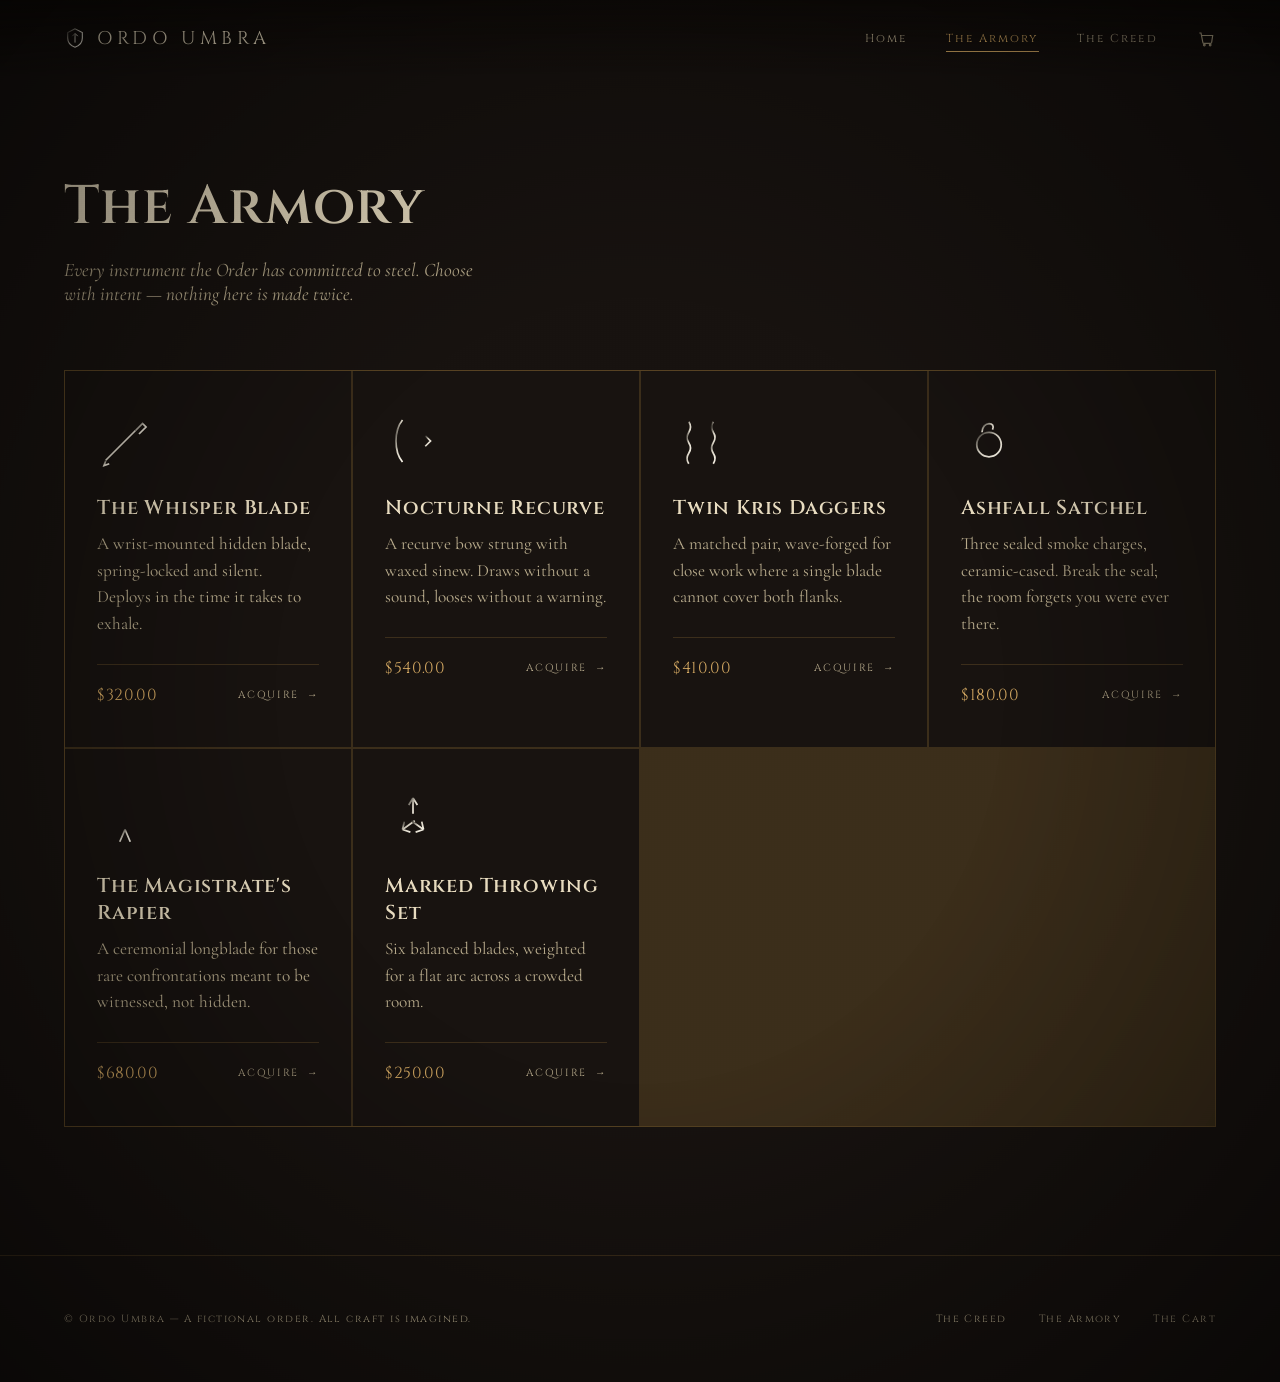
<file: armory.html>
<!DOCTYPE html>
<html lang="en">
<head>
<meta charset="UTF-8">
<meta name="viewport" content="width=device-width, initial-scale=1.0">
<title>The Armory — Ordo Umbra</title>
<link rel="preconnect" href="https://fonts.googleapis.com">
<link href="https://fonts.googleapis.com/css2?family=Cinzel:wght@400;500;600;700&family=Cormorant+Garamond:ital,wght@0,400;0,500;0,600;1,400&display=swap" rel="stylesheet">
<link rel="stylesheet" href="assets/css/style.css">
</head>
<body>

<svg width="0" height="0" style="position:absolute" aria-hidden="true">
  <defs>
    <linearGradient id="bladeGrad" x1="0" y1="0" x2="1" y2="1">
      <stop offset="0%" stop-color="#2a2620"/>
      <stop offset="45%" stop-color="#d8d2c4"/>
      <stop offset="100%" stop-color="#fdf8ec"/>
    </linearGradient>
  </defs>
</svg>

<div id="assassin-cursor">
  <svg width="64" height="64" viewBox="0 0 64 64">
    <defs>
      <linearGradient id="cursorBladeGrad" x1="0" y1="1" x2="1" y2="0">
        <stop offset="0%" stop-color="#2a2620"/>
        <stop offset="45%" stop-color="#d8d2c4"/>
        <stop offset="100%" stop-color="#fdf8ec"/>
      </linearGradient>
      <linearGradient id="cursorSkinGrad" x1="0" y1="0" x2="0" y2="1">
        <stop offset="0%" stop-color="#dcc7a4"/>
        <stop offset="100%" stop-color="#a98a63"/>
      </linearGradient>
    </defs>
    <g class="hand-grip">
      <rect x="22" y="30" width="16" height="30" rx="4" fill="#3a281c" stroke="#181008" stroke-width="1"/>
      <rect x="21" y="35" width="18" height="3" fill="#a9803f"/>
      <rect x="21" y="46" width="18" height="3" fill="#a9803f"/>
      <path d="M22 30 C18 27 16 22 18 17 C19 14 22 13 23 16 C23 12 26 10 28 13 C28 10 31 9 32 12 C33 10 36 11 35 14 C38 15 38 19 36 22 L30 30 Z"
            fill="url(#cursorSkinGrad)" stroke="#181008" stroke-width="1"/>
    </g>
    <g class="blade">
      <path d="M30 26 L58 6 L54 4 L28 22 Z" fill="url(#cursorBladeGrad)" stroke="#181008" stroke-width="0.8"/>
      <line class="glint" x1="33" y1="22" x2="53" y2="8" stroke="#fdf8ec" stroke-width="1"/>
    </g>
  </svg>
</div>

<nav>
  <div class="brand">
    <svg viewBox="0 0 24 24" fill="none"><path d="M12 2L4 6v6c0 5 3.5 8.5 8 10 4.5-1.5 8-5 8-10V6l-8-4z" stroke="url(#bladeGrad)" stroke-width="1.2" fill="none"/><path d="M12 7v10M9 10l3-3 3 3" stroke="url(#bladeGrad)" stroke-width="1" fill="none"/></svg>
    ORDO&nbsp;UMBRA
  </div>
  <div class="navlinks">
    <a href="index.html">Home</a>
    <a href="armory.html" class="active">The Armory</a>
    <a href="index.html#creed">The Creed</a>
    <a href="cart.html" class="cart-link" aria-label="Cart">
      <svg viewBox="0 0 24 24" fill="none" stroke="currentColor" stroke-width="1.4"><path d="M4 6h2l2.2 11.2a1.5 1.5 0 0 0 1.5 1.3h7.6a1.5 1.5 0 0 0 1.5-1.2L20 9H7"/><circle cx="10" cy="20.5" r="1"/><circle cx="17" cy="20.5" r="1"/></svg>
      <span class="cart-badge">0</span>
    </a>
  </div>
</nav>

<div class="page-header">
  <h1 class="reveal">The Armory</h1>
  <p class="reveal">Every instrument the Order has committed to steel. Choose with intent — nothing here is made twice.</p>
</div>

<section style="padding-top:0;">
  <div class="armory-grid" id="armory-grid"></div>
</section>

<footer>
  <div>© Ordo Umbra — A fictional order. All craft is imagined.</div>
  <div class="foot-links">
    <a href="index.html#creed">The Creed</a>
    <a href="armory.html">The Armory</a>
    <a href="cart.html">The Cart</a>
  </div>
</footer>

<script src="assets/data/products.js"></script>
<script src="assets/js/cart.js"></script>
<script>
document.getElementById('armory-grid').innerHTML = ORDO_PRODUCTS.map((it,i) => `
  <div class="item-card reveal reveal-stagger" style="--i:${i % 6}">
    <div class="item-glow"></div>
    <a class="item-title" href="product.html?id=${it.id}">
      <div class="item-mark">${it.icon}</div>
      <h3>${it.name}</h3>
    </a>
    <div class="desc">${it.desc}</div>
    <div class="item-foot">
      <div class="price">${ordoFormatPrice(it.price)}</div>
      <button class="acquire" onclick="ordoAddToCart('${it.id}',1)">ACQUIRE <span class="arrow">→</span></button>
    </div>
  </div>
`).join('');
</script>
<script src="assets/js/reveal.js"></script>
<script src="assets/js/cursor.js"></script>
<script src="assets/js/transitions.js"></script>
</body>
</html>
</file>
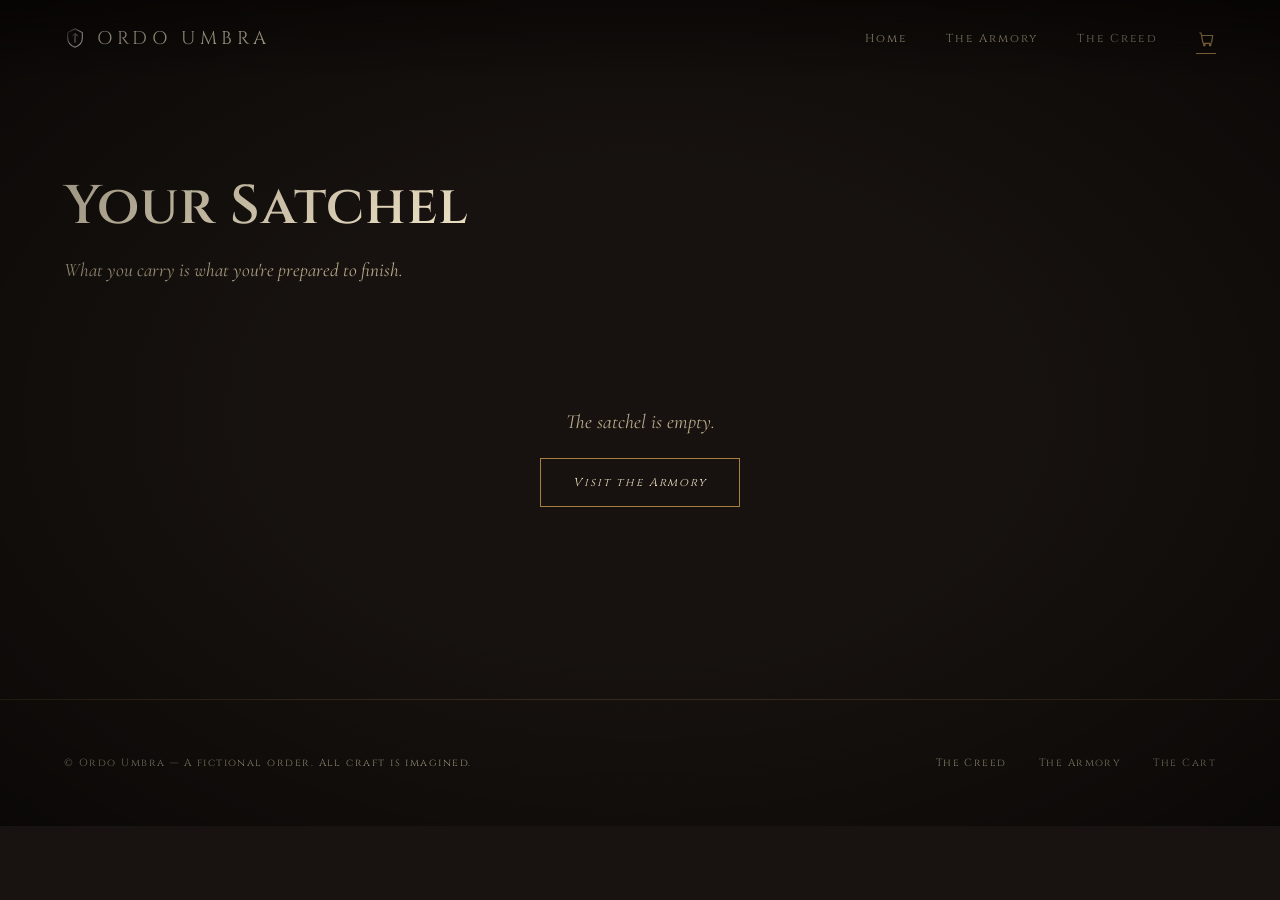
<file: cart.html>
<!DOCTYPE html>
<html lang="en">
<head>
<meta charset="UTF-8">
<meta name="viewport" content="width=device-width, initial-scale=1.0">
<title>Your Satchel — Ordo Umbra</title>
<link rel="preconnect" href="https://fonts.googleapis.com">
<link href="https://fonts.googleapis.com/css2?family=Cinzel:wght@400;500;600;700&family=Cormorant+Garamond:ital,wght@0,400;0,500;0,600;1,400&display=swap" rel="stylesheet">
<link rel="stylesheet" href="assets/css/style.css">
</head>
<body>

<svg width="0" height="0" style="position:absolute" aria-hidden="true">
  <defs>
    <linearGradient id="bladeGrad" x1="0" y1="0" x2="1" y2="1">
      <stop offset="0%" stop-color="#2a2620"/>
      <stop offset="45%" stop-color="#d8d2c4"/>
      <stop offset="100%" stop-color="#fdf8ec"/>
    </linearGradient>
  </defs>
</svg>

<div id="assassin-cursor">
  <svg width="64" height="64" viewBox="0 0 64 64">
    <defs>
      <linearGradient id="cursorBladeGrad" x1="0" y1="1" x2="1" y2="0">
        <stop offset="0%" stop-color="#2a2620"/>
        <stop offset="45%" stop-color="#d8d2c4"/>
        <stop offset="100%" stop-color="#fdf8ec"/>
      </linearGradient>
      <linearGradient id="cursorSkinGrad" x1="0" y1="0" x2="0" y2="1">
        <stop offset="0%" stop-color="#dcc7a4"/>
        <stop offset="100%" stop-color="#a98a63"/>
      </linearGradient>
    </defs>
    <g class="hand-grip">
      <rect x="22" y="30" width="16" height="30" rx="4" fill="#3a281c" stroke="#181008" stroke-width="1"/>
      <rect x="21" y="35" width="18" height="3" fill="#a9803f"/>
      <rect x="21" y="46" width="18" height="3" fill="#a9803f"/>
      <path d="M22 30 C18 27 16 22 18 17 C19 14 22 13 23 16 C23 12 26 10 28 13 C28 10 31 9 32 12 C33 10 36 11 35 14 C38 15 38 19 36 22 L30 30 Z"
            fill="url(#cursorSkinGrad)" stroke="#181008" stroke-width="1"/>
    </g>
    <g class="blade">
      <path d="M30 26 L58 6 L54 4 L28 22 Z" fill="url(#cursorBladeGrad)" stroke="#181008" stroke-width="0.8"/>
      <line class="glint" x1="33" y1="22" x2="53" y2="8" stroke="#fdf8ec" stroke-width="1"/>
    </g>
  </svg>
</div>

<nav>
  <div class="brand">
    <svg viewBox="0 0 24 24" fill="none"><path d="M12 2L4 6v6c0 5 3.5 8.5 8 10 4.5-1.5 8-5 8-10V6l-8-4z" stroke="url(#bladeGrad)" stroke-width="1.2" fill="none"/><path d="M12 7v10M9 10l3-3 3 3" stroke="url(#bladeGrad)" stroke-width="1" fill="none"/></svg>
    ORDO&nbsp;UMBRA
  </div>
  <div class="navlinks">
    <a href="index.html">Home</a>
    <a href="armory.html">The Armory</a>
    <a href="index.html#creed">The Creed</a>
    <a href="cart.html" class="cart-link active" aria-label="Cart">
      <svg viewBox="0 0 24 24" fill="none" stroke="currentColor" stroke-width="1.4"><path d="M4 6h2l2.2 11.2a1.5 1.5 0 0 0 1.5 1.3h7.6a1.5 1.5 0 0 0 1.5-1.2L20 9H7"/><circle cx="10" cy="20.5" r="1"/><circle cx="17" cy="20.5" r="1"/></svg>
      <span class="cart-badge">0</span>
    </a>
  </div>
</nav>

<div class="page-header">
  <h1 class="reveal">Your Satchel</h1>
  <p class="reveal">What you carry is what you're prepared to finish.</p>
</div>

<section style="padding-top:0;">
  <div class="reveal in-view" id="cart-root"></div>
</section>

<footer>
  <div>© Ordo Umbra — A fictional order. All craft is imagined.</div>
  <div class="foot-links">
    <a href="index.html#creed">The Creed</a>
    <a href="armory.html">The Armory</a>
    <a href="cart.html">The Cart</a>
  </div>
</footer>

<script src="assets/data/products.js"></script>
<script src="assets/js/cart.js"></script>
<script>
function renderCart(){
  const lines = ordoCartLines();
  const root = document.getElementById('cart-root');

  if(lines.length === 0){
    root.innerHTML = `
      <div class="cart-empty">
        The satchel is empty.<br><br>
        <a class="btn" href="armory.html">Visit the Armory</a>
      </div>
    `;
    return;
  }

  const rows = lines.map(l => `
    <tr>
      <td>
        <div class="cart-row-name">
          <div class="cart-row-icon">${l.icon}</div>
          <div>
            <div class="cart-row-title">${l.name}</div>
            <button class="cart-remove" onclick="ordoRemoveFromCart('${l.id}'); renderCart();">remove</button>
          </div>
        </div>
      </td>
      <td>${ordoFormatPrice(l.price)}</td>
      <td>
        <div class="qty-stepper">
          <button type="button" onclick="ordoSetQty('${l.id}', ${l.qty - 1 || 1}); renderCart();">−</button>
          <input type="text" value="${l.qty}" inputmode="numeric"
                 onchange="ordoSetQty('${l.id}', parseInt(this.value,10)||1); renderCart();">
          <button type="button" onclick="ordoSetQty('${l.id}', ${l.qty + 1}); renderCart();">+</button>
        </div>
      </td>
      <td style="text-align:right;">${ordoFormatPrice(l.lineTotal)}</td>
    </tr>
  `).join('');

  const total = ordoCartTotal();

  root.innerHTML = `
    <table class="cart-table">
      <thead>
        <tr><th>Item</th><th>Price</th><th>Quantity</th><th style="text-align:right;">Total</th></tr>
      </thead>
      <tbody>${rows}</tbody>
    </table>
    <div class="cart-summary">
      <div class="line"><span>Subtotal</span><span>${ordoFormatPrice(total)}</span></div>
      <div class="total">Total: ${ordoFormatPrice(total)}</div>
      <div style="margin-top:1.5rem; display:flex; gap:1rem;">
        <a class="btn" href="armory.html">Continue Browsing</a>
        <a class="btn btn-fill" href="checkout.html">Proceed to Checkout</a>
      </div>
    </div>
  `;
}
renderCart();
</script>
<script src="assets/js/reveal.js"></script>
<script src="assets/js/cursor.js"></script>
<script src="assets/js/transitions.js"></script>
</body>
</html>
</file>
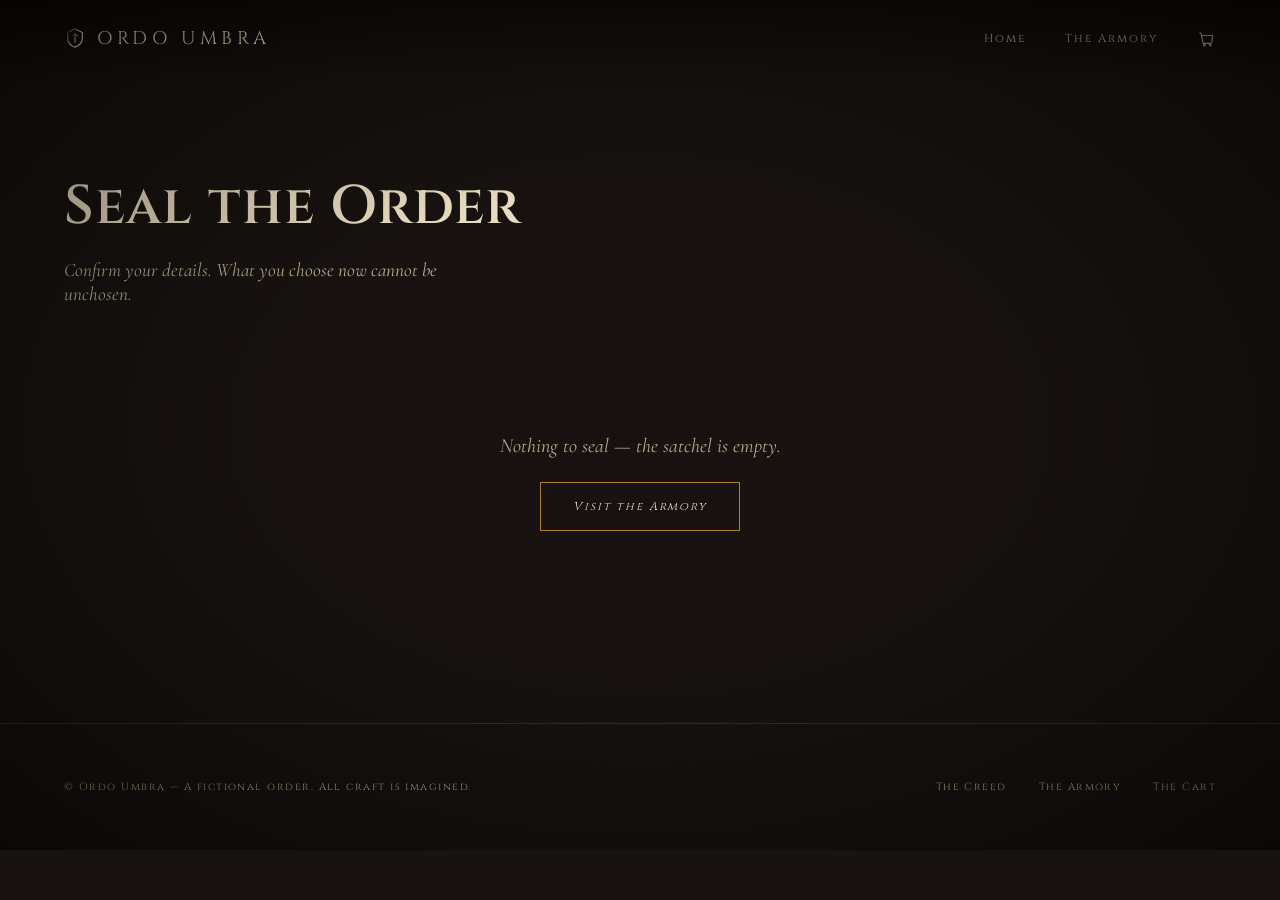
<file: checkout.html>
<!DOCTYPE html>
<html lang="en">
<head>
<meta charset="UTF-8">
<meta name="viewport" content="width=device-width, initial-scale=1.0">
<title>Checkout — Ordo Umbra</title>
<link rel="preconnect" href="https://fonts.googleapis.com">
<link href="https://fonts.googleapis.com/css2?family=Cinzel:wght@400;500;600;700&family=Cormorant+Garamond:ital,wght@0,400;0,500;0,600;1,400&display=swap" rel="stylesheet">
<link rel="stylesheet" href="assets/css/style.css">
</head>
<body>

<svg width="0" height="0" style="position:absolute" aria-hidden="true">
  <defs>
    <linearGradient id="bladeGrad" x1="0" y1="0" x2="1" y2="1">
      <stop offset="0%" stop-color="#2a2620"/>
      <stop offset="45%" stop-color="#d8d2c4"/>
      <stop offset="100%" stop-color="#fdf8ec"/>
    </linearGradient>
  </defs>
</svg>

<div id="assassin-cursor">
  <svg width="64" height="64" viewBox="0 0 64 64">
    <defs>
      <linearGradient id="cursorBladeGrad" x1="0" y1="1" x2="1" y2="0">
        <stop offset="0%" stop-color="#2a2620"/>
        <stop offset="45%" stop-color="#d8d2c4"/>
        <stop offset="100%" stop-color="#fdf8ec"/>
      </linearGradient>
      <linearGradient id="cursorSkinGrad" x1="0" y1="0" x2="0" y2="1">
        <stop offset="0%" stop-color="#dcc7a4"/>
        <stop offset="100%" stop-color="#a98a63"/>
      </linearGradient>
    </defs>
    <g class="hand-grip">
      <rect x="22" y="30" width="16" height="30" rx="4" fill="#3a281c" stroke="#181008" stroke-width="1"/>
      <rect x="21" y="35" width="18" height="3" fill="#a9803f"/>
      <rect x="21" y="46" width="18" height="3" fill="#a9803f"/>
      <path d="M22 30 C18 27 16 22 18 17 C19 14 22 13 23 16 C23 12 26 10 28 13 C28 10 31 9 32 12 C33 10 36 11 35 14 C38 15 38 19 36 22 L30 30 Z"
            fill="url(#cursorSkinGrad)" stroke="#181008" stroke-width="1"/>
    </g>
    <g class="blade">
      <path d="M30 26 L58 6 L54 4 L28 22 Z" fill="url(#cursorBladeGrad)" stroke="#181008" stroke-width="0.8"/>
      <line class="glint" x1="33" y1="22" x2="53" y2="8" stroke="#fdf8ec" stroke-width="1"/>
    </g>
  </svg>
</div>

<nav>
  <div class="brand">
    <svg viewBox="0 0 24 24" fill="none"><path d="M12 2L4 6v6c0 5 3.5 8.5 8 10 4.5-1.5 8-5 8-10V6l-8-4z" stroke="url(#bladeGrad)" stroke-width="1.2" fill="none"/><path d="M12 7v10M9 10l3-3 3 3" stroke="url(#bladeGrad)" stroke-width="1" fill="none"/></svg>
    ORDO&nbsp;UMBRA
  </div>
  <div class="navlinks">
    <a href="index.html">Home</a>
    <a href="armory.html">The Armory</a>
    <a href="cart.html" class="cart-link" aria-label="Cart">
      <svg viewBox="0 0 24 24" fill="none" stroke="currentColor" stroke-width="1.4"><path d="M4 6h2l2.2 11.2a1.5 1.5 0 0 0 1.5 1.3h7.6a1.5 1.5 0 0 0 1.5-1.2L20 9H7"/><circle cx="10" cy="20.5" r="1"/><circle cx="17" cy="20.5" r="1"/></svg>
      <span class="cart-badge">0</span>
    </a>
  </div>
</nav>

<div class="page-header">
  <h1 class="reveal">Seal the Order</h1>
  <p class="reveal">Confirm your details. What you choose now cannot be unchosen.</p>
</div>

<section style="padding-top:0;">
  <div id="checkout-root"></div>
</section>

<footer>
  <div>© Ordo Umbra — A fictional order. All craft is imagined.</div>
  <div class="foot-links">
    <a href="index.html#creed">The Creed</a>
    <a href="armory.html">The Armory</a>
    <a href="cart.html">The Cart</a>
  </div>
</footer>

<script src="assets/data/products.js"></script>
<script src="assets/js/cart.js"></script>
<script src="assets/js/payment.js"></script>
<script>
const root = document.getElementById('checkout-root');
const lines = ordoCartLines();

if(lines.length === 0){

  root.innerHTML = `
    <div class="cart-empty">
      Nothing to seal — the satchel is empty.<br><br>
      <a class="btn" href="armory.html">Visit the Armory</a>
    </div>
  `;

} else {

  const total = ordoCartTotal();
  const summaryLines = lines.map(l => `
    <div class="order-line"><span>${l.name} × ${l.qty}</span><span>${ordoFormatPrice(l.lineTotal)}</span></div>
  `).join('');

  root.innerHTML = `
    <div class="checkout-grid">
      <div>
        <div class="form-group">
          <label>Full Name</label>
          <input type="text" id="f-name" placeholder="Your name" required>
        </div>
        <div class="form-group">
          <label>Email</label>
          <input type="email" id="f-email" placeholder="you@example.com" required>
        </div>
        <div class="form-group">
          <label>Delivery Address</label>
          <input type="text" id="f-address" placeholder="Street address" required>
        </div>
        <div class="form-row">
          <div class="form-group">
            <label>City</label>
            <input type="text" id="f-city" required>
          </div>
          <div class="form-group">
            <label>Postal Code</label>
            <input type="text" id="f-zip" required>
          </div>
        </div>

        <label style="display:block; font-family:'Cinzel',serif; font-size:0.65rem; letter-spacing:0.14em; color:var(--brass); margin:2rem 0 0.8rem;">PAYMENT METHOD</label>
        <div class="payment-methods" id="payment-methods">
          <div class="payment-method selected" data-method="card">Card</div>
          <div class="payment-method" data-method="paypal">PayPal</div>
          <div class="payment-method" data-method="other">Other</div>
        </div>
        <p class="checkout-note">Payment is simulated for now — no real charge is made. Tell me which provider you'd like (Stripe, PayPal, etc.) and this connects to it directly.</p>

        <div style="margin-top:2rem;">
          <button class="btn btn-fill" id="pay-btn" style="width:100%; text-align:center;">Confirm &amp; Pay ${ordoFormatPrice(total)}</button>
        </div>
      </div>

      <div class="order-summary reveal">
        <h3>Order Summary</h3>
        ${summaryLines}
        <div class="order-total"><span>Total</span><span>${ordoFormatPrice(total)}</span></div>
      </div>
    </div>
  `;

  document.querySelectorAll('.payment-method').forEach(el=>{
    el.addEventListener('click', ()=>{
      document.querySelectorAll('.payment-method').forEach(m=>m.classList.remove('selected'));
      el.classList.add('selected');
    });
  });

  document.getElementById('pay-btn').addEventListener('click', async ()=>{
    const name = document.getElementById('f-name').value.trim();
    const email = document.getElementById('f-email').value.trim();
    const address = document.getElementById('f-address').value.trim();
    const city = document.getElementById('f-city').value.trim();
    const zip = document.getElementById('f-zip').value.trim();

    if(!name || !email || !address || !city || !zip){
      ordoShowToast('Fill in every field before you proceed');
      return;
    }

    const btn = document.getElementById('pay-btn');
    btn.disabled = true;
    btn.textContent = 'Processing…';

    const order = {
      items: lines.map(l => ({ id:l.id, name:l.name, qty:l.qty, price:l.price })),
      total,
      customer: { name, email, address:`${address}, ${city} ${zip}` }
    };

    try{
      const result = await processPayment(order);
      if(result && result.success){
        localStorage.removeItem(ORDO_CART_KEY);
        ordoUpdateCartBadge();
        root.innerHTML = `
          <div class="success-panel">
            <div class="tenet-glyph">✓</div>
            <h2>The order is sealed.</h2>
            <p>Confirmation ${result.orderId} — a record of this exchange, kept as we keep everything: quietly.</p>
            <a class="btn btn-fill" href="armory.html">Return to the Armory</a>
          </div>
        `;
      } else {
        ordoShowToast('Payment did not go through — try again');
        btn.disabled = false;
        btn.textContent = `Confirm & Pay ${ordoFormatPrice(total)}`;
      }
    }catch(e){
      ordoShowToast('Something interrupted the payment');
      btn.disabled = false;
      btn.textContent = `Confirm & Pay ${ordoFormatPrice(total)}`;
    }
  });
}
</script>
<script src="assets/js/reveal.js"></script>
<script src="assets/js/cursor.js"></script>
<script src="assets/js/transitions.js"></script>
</body>
</html>
</file>
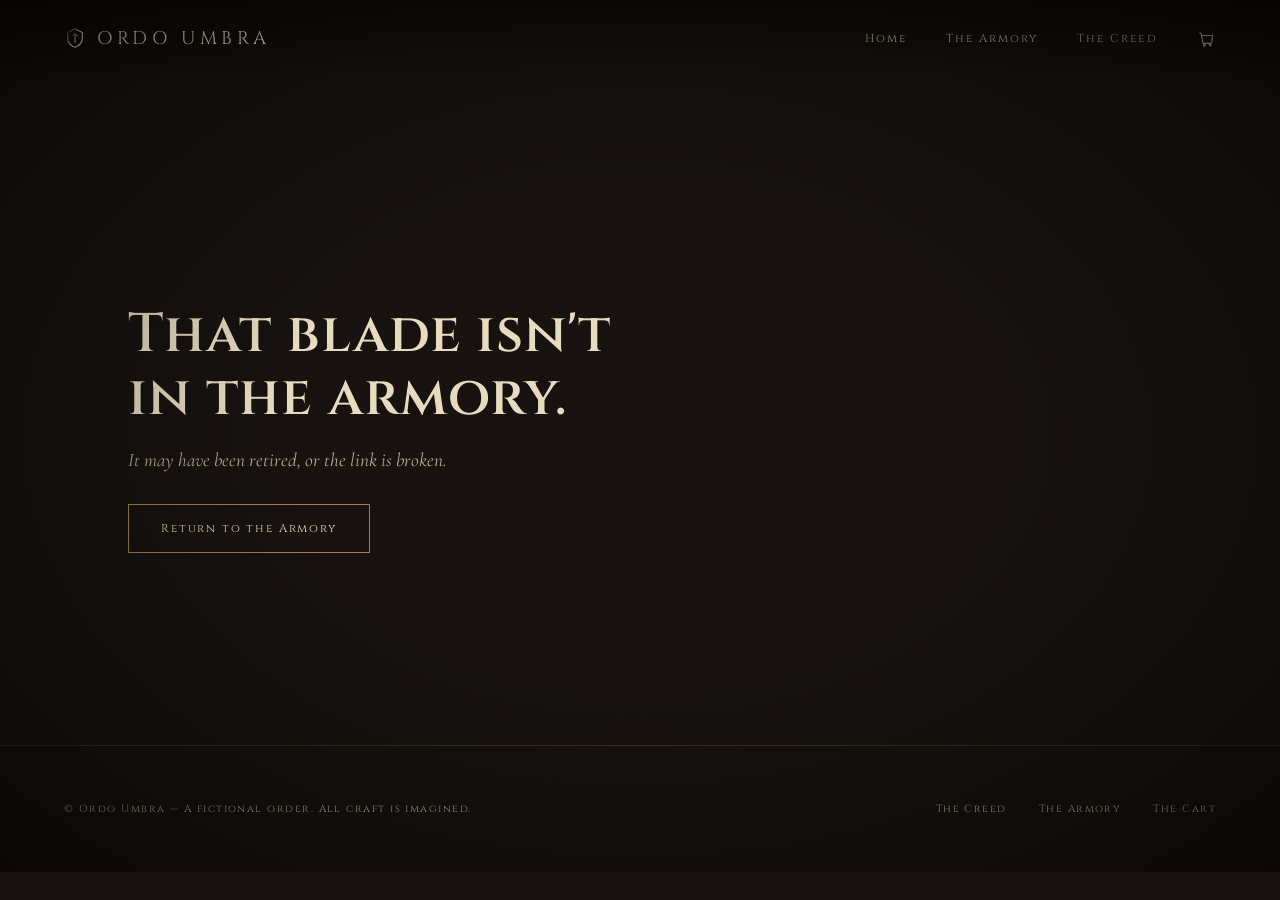
<file: product.html>
<!DOCTYPE html>
<html lang="en">
<head>
<meta charset="UTF-8">
<meta name="viewport" content="width=device-width, initial-scale=1.0">
<title>Product — Ordo Umbra</title>
<link rel="preconnect" href="https://fonts.googleapis.com">
<link href="https://fonts.googleapis.com/css2?family=Cinzel:wght@400;500;600;700&family=Cormorant+Garamond:ital,wght@0,400;0,500;0,600;1,400&display=swap" rel="stylesheet">
<link rel="stylesheet" href="assets/css/style.css">
</head>
<body>

<svg width="0" height="0" style="position:absolute" aria-hidden="true">
  <defs>
    <linearGradient id="bladeGrad" x1="0" y1="0" x2="1" y2="1">
      <stop offset="0%" stop-color="#2a2620"/>
      <stop offset="45%" stop-color="#d8d2c4"/>
      <stop offset="100%" stop-color="#fdf8ec"/>
    </linearGradient>
  </defs>
</svg>

<div id="assassin-cursor">
  <svg width="64" height="64" viewBox="0 0 64 64">
    <defs>
      <linearGradient id="cursorBladeGrad" x1="0" y1="1" x2="1" y2="0">
        <stop offset="0%" stop-color="#2a2620"/>
        <stop offset="45%" stop-color="#d8d2c4"/>
        <stop offset="100%" stop-color="#fdf8ec"/>
      </linearGradient>
      <linearGradient id="cursorSkinGrad" x1="0" y1="0" x2="0" y2="1">
        <stop offset="0%" stop-color="#dcc7a4"/>
        <stop offset="100%" stop-color="#a98a63"/>
      </linearGradient>
    </defs>
    <g class="hand-grip">
      <rect x="22" y="30" width="16" height="30" rx="4" fill="#3a281c" stroke="#181008" stroke-width="1"/>
      <rect x="21" y="35" width="18" height="3" fill="#a9803f"/>
      <rect x="21" y="46" width="18" height="3" fill="#a9803f"/>
      <path d="M22 30 C18 27 16 22 18 17 C19 14 22 13 23 16 C23 12 26 10 28 13 C28 10 31 9 32 12 C33 10 36 11 35 14 C38 15 38 19 36 22 L30 30 Z"
            fill="url(#cursorSkinGrad)" stroke="#181008" stroke-width="1"/>
    </g>
    <g class="blade">
      <path d="M30 26 L58 6 L54 4 L28 22 Z" fill="url(#cursorBladeGrad)" stroke="#181008" stroke-width="0.8"/>
      <line class="glint" x1="33" y1="22" x2="53" y2="8" stroke="#fdf8ec" stroke-width="1"/>
    </g>
  </svg>
</div>

<nav>
  <div class="brand">
    <svg viewBox="0 0 24 24" fill="none"><path d="M12 2L4 6v6c0 5 3.5 8.5 8 10 4.5-1.5 8-5 8-10V6l-8-4z" stroke="url(#bladeGrad)" stroke-width="1.2" fill="none"/><path d="M12 7v10M9 10l3-3 3 3" stroke="url(#bladeGrad)" stroke-width="1" fill="none"/></svg>
    ORDO&nbsp;UMBRA
  </div>
  <div class="navlinks">
    <a href="index.html">Home</a>
    <a href="armory.html">The Armory</a>
    <a href="index.html#creed">The Creed</a>
    <a href="cart.html" class="cart-link" aria-label="Cart">
      <svg viewBox="0 0 24 24" fill="none" stroke="currentColor" stroke-width="1.4"><path d="M4 6h2l2.2 11.2a1.5 1.5 0 0 0 1.5 1.3h7.6a1.5 1.5 0 0 0 1.5-1.2L20 9H7"/><circle cx="10" cy="20.5" r="1"/><circle cx="17" cy="20.5" r="1"/></svg>
      <span class="cart-badge">0</span>
    </a>
  </div>
</nav>

<main id="product-root">
  <!-- filled by script -->
</main>

<footer>
  <div>© Ordo Umbra — A fictional order. All craft is imagined.</div>
  <div class="foot-links">
    <a href="index.html#creed">The Creed</a>
    <a href="armory.html">The Armory</a>
    <a href="cart.html">The Cart</a>
  </div>
</footer>

<script src="assets/data/products.js"></script>
<script src="assets/js/cart.js"></script>
<script>
const params = new URLSearchParams(window.location.search);
const id = params.get('id');
const product = ORDO_PRODUCTS.find(p => p.id === id);
const root = document.getElementById('product-root');

if(!product){
  root.innerHTML = `
    <div class="page-header reveal">
      <h1>That blade isn't in the armory.</h1>
      <p>It may have been retired, or the link is broken.</p>
      <div style="margin-top:2rem;"><a class="btn" href="armory.html">Return to the Armory</a></div>
    </div>
  `;
} else {
  document.title = product.name + ' — Ordo Umbra';
  root.innerHTML = `
    <div class="page-header" style="padding-bottom:1rem;">
      <div class="product-layout">
        <div class="product-frame reveal">
          <div class="item-mark">${product.icon}</div>
        </div>
        <div class="product-info reveal">
          <div class="eyebrow">THE ARMORY</div>
          <h1>${product.name}</h1>
          <span class="price">${ordoFormatPrice(product.price)}</span>
          <p class="desc">${product.desc}</p>
          <div class="qty-row">
            <div class="qty-stepper">
              <button type="button" id="qty-dec" aria-label="Decrease quantity">−</button>
              <input type="text" id="qty-input" value="1" inputmode="numeric" aria-label="Quantity">
              <button type="button" id="qty-inc" aria-label="Increase quantity">+</button>
            </div>
          </div>
          <div class="product-actions">
            <button class="btn btn-fill" id="add-to-cart-btn">Acquire This Blade</button>
            <a class="btn" href="cart.html">View Cart</a>
          </div>
        </div>
      </div>
    </div>
  `;

  const qtyInput = document.getElementById('qty-input');
  document.getElementById('qty-dec').addEventListener('click', ()=>{
    qtyInput.value = Math.max(1, (parseInt(qtyInput.value,10)||1) - 1);
  });
  document.getElementById('qty-inc').addEventListener('click', ()=>{
    qtyInput.value = (parseInt(qtyInput.value,10)||1) + 1;
  });
  document.getElementById('add-to-cart-btn').addEventListener('click', ()=>{
    const qty = Math.max(1, parseInt(qtyInput.value,10) || 1);
    ordoAddToCart(product.id, qty);
  });
}
</script>
<script src="assets/js/reveal.js"></script>
<script src="assets/js/cursor.js"></script>
<script src="assets/js/transitions.js"></script>
</body>
</html>
</file>
<file: assets/css/style.css>
:root{
  --umber:#181310;
  --stone:#241d17;
  --stone-light:#2f261d;
  --brass:#a9803f;
  --brass-bright:#d3a862;
  --blood:#5c1a1a;
  --blood-bright:#7c2626;
  --parchment:#e8dcc0;
  --parchment-dim:#b9ac8d;
  --line: rgba(169,128,63,0.25);
}
*{margin:0;padding:0;box-sizing:border-box;}
html{scroll-behavior:smooth;}
body{
  background:var(--umber);
  color:var(--parchment);
  font-family:'Cormorant Garamond', serif;
  overflow-x:hidden;
  opacity:0;
  transform:translateY(8px);
  transition:opacity .5s ease, transform .5s ease;
}
body.page-ready{ opacity:1; transform:translateY(0); }
body.page-exit{ opacity:0; transform:translateY(-8px); transition:opacity .32s ease, transform .32s ease; }

@media (prefers-reduced-motion: reduce){
  *{animation-duration:0.01ms !important; animation-iteration-count:1 !important; transition-duration:0.01ms !important;}
}
h1,h2,h3,.display{
  font-family:'Cinzel', serif;
  letter-spacing:0.02em;
  font-weight:600;
  color:var(--parchment);
}
a{color:inherit; text-decoration:none;}
img{max-width:100%; display:block;}
::selection{background:var(--blood); color:var(--parchment);}

/* texture overlay */
body::before{
  content:"";
  position:fixed; inset:0;
  pointer-events:none;
  z-index:500;
  opacity:0.05;
  background-image:
    repeating-linear-gradient(0deg, rgba(0,0,0,0.4) 0px, transparent 1px, transparent 2px),
    repeating-linear-gradient(90deg, rgba(0,0,0,0.2) 0px, transparent 1px, transparent 3px);
  mix-blend-mode:overlay;
}
body::after{
  content:"";
  position:fixed; inset:0;
  pointer-events:none;
  z-index:499;
  background:radial-gradient(ellipse at center, transparent 40%, rgba(0,0,0,0.55) 100%);
}

a:focus-visible, button:focus-visible, input:focus-visible, select:focus-visible{
  outline:1px solid var(--brass-bright);
  outline-offset:3px;
}

/* ---------- NAV ---------- */
nav{
  position:fixed; top:0; left:0; right:0; z-index:200;
  display:flex; align-items:center; justify-content:space-between;
  padding:1.6rem clamp(1.5rem, 5vw, 4rem);
  background:linear-gradient(to bottom, rgba(15,11,8,0.9), transparent);
}
.brand{
  font-family:'Cinzel',serif;
  font-size:1.15rem;
  letter-spacing:0.25em;
  display:flex; align-items:center; gap:0.7rem;
}
.brand svg{width:22px; height:22px;}
.navlinks{display:flex; align-items:center; gap:2.4rem; font-family:'Cinzel',serif; font-size:0.72rem; letter-spacing:0.18em;}
.navlinks a{position:relative; color:var(--parchment-dim); transition:color .3s;}
.navlinks a:hover, .navlinks a.active{color:var(--brass-bright);}
.navlinks a::after{
  content:""; position:absolute; left:0; bottom:-6px; height:1px; width:0;
  background:var(--brass-bright); transition:width .35s ease;
}
.navlinks a:hover::after, .navlinks a.active::after{width:100%;}
@media (max-width:760px){ .navlinks a:not(.cart-link){display:none;} }

.cart-link{ position:relative; display:flex; align-items:center; }
.cart-link svg{ width:20px; height:20px; }
.cart-badge{
  position:absolute; top:-9px; right:-12px;
  min-width:16px; height:16px; padding:0 4px;
  border-radius:50%; background:var(--blood-bright);
  color:var(--parchment); font-size:0.62rem; line-height:16px;
  text-align:center; display:none; align-items:center; justify-content:center;
  font-family:'Cinzel',serif;
}

/* ---------- HERO (index only) ---------- */
.hero{
  position:relative;
  min-height:100vh;
  display:grid;
  grid-template-columns: 1.1fr 1fr;
  align-items:center;
  padding:0 clamp(1.5rem, 5vw, 4rem);
  background:
    radial-gradient(ellipse 90% 60% at 30% 20%, rgba(92,26,26,0.18), transparent 60%),
    linear-gradient(180deg, #100c09 0%, #181310 55%, #201810 100%);
}
@media (max-width:900px){ .hero{grid-template-columns:1fr; padding-top:7rem;} }

#blade-canvas{
  position:relative;
  width:100%;
  height:82vh;
  min-height:520px;
  background:#050403;
}
#blade-canvas canvas{ position:absolute; inset:0; display:block; width:100% !important; height:100% !important; }

.hero-copy{ position:relative; z-index:5; }
.kicker{
  font-family:'Cinzel',serif; font-size:0.72rem; letter-spacing:0.35em;
  color:var(--brass); margin-bottom:1.4rem; opacity:0;
  animation: riseIn 1s 0.2s ease forwards;
}
.hero h1{
  font-size:clamp(2.6rem, 6vw, 4.6rem);
  line-height:1.05;
  max-width:11ch;
  opacity:0;
  animation: riseIn 1.1s 0.4s ease forwards;
}
.hero-sub{
  font-size:1.3rem; line-height:1.6; color:var(--parchment-dim);
  max-width:38ch; margin:1.8rem 0 2.4rem;
  font-style:italic;
  opacity:0;
  animation: riseIn 1.1s 0.65s ease forwards;
}
.hero-cta{ display:flex; gap:1.2rem; flex-wrap:wrap; opacity:0; animation: riseIn 1.1s 0.85s ease forwards; }

@keyframes riseIn{
  from{opacity:0; transform:translateY(18px);}
  to{opacity:1; transform:translateY(0);}
}

.btn{
  font-family:'Cinzel',serif; font-size:0.72rem; letter-spacing:0.16em;
  padding:1rem 2rem;
  border:1px solid var(--brass);
  color:var(--parchment);
  background:transparent;
  cursor:pointer;
  transition:all .35s ease;
  position:relative;
  display:inline-block;
}
.btn-fill{ background:var(--blood); border-color:var(--blood-bright); }
.btn:hover{ background:var(--brass); color:var(--umber); border-color:var(--brass); }
.btn-fill:hover{ background:var(--blood-bright); color:var(--parchment); }
.btn:disabled{ opacity:0.5; cursor:not-allowed; }
.btn:disabled:hover{ background:transparent; color:var(--parchment); }
.btn-fill:disabled:hover{ background:var(--blood); color:var(--parchment); }

.scroll-hint{
  position:absolute; bottom:2.4rem; left:clamp(1.5rem, 5vw, 4rem);
  font-family:'Cinzel',serif; font-size:0.65rem; letter-spacing:0.2em; color:var(--parchment-dim);
  display:flex; align-items:center; gap:0.8rem;
}
.scroll-hint::before{
  content:""; width:1px; height:34px; background:var(--brass);
  animation:scrollLine 2.2s ease-in-out infinite;
}
@keyframes scrollLine{ 0%,100%{ transform:scaleY(0.4); opacity:0.4;} 50%{transform:scaleY(1); opacity:1;} }

/* ---------- SECTION SHARED ---------- */
section, main{ position:relative; padding:8rem clamp(1.5rem, 5vw, 4rem); perspective:1000px; }
.section-head{ max-width:60ch; margin-bottom:4rem; }
.eyebrow{ font-family:'Cinzel',serif; font-size:0.7rem; letter-spacing:0.3em; color:var(--brass); margin-bottom:1rem; }
.section-head h2{ font-size:clamp(2rem, 4vw, 2.8rem); line-height:1.2; }

/* page header for non-hero pages */
.page-header{ padding:11rem clamp(1.5rem, 5vw, 4rem) 4rem; }
.page-header h1{ font-size:clamp(2.2rem, 5vw, 3.4rem); line-height:1.15; max-width:16ch; }
.page-header p{ color:var(--parchment-dim); font-size:1.2rem; max-width:52ch; margin-top:1.2rem; font-style:italic; }

/* depth-reveal: elements emerge toward the viewer as they enter view */
.reveal{
  opacity:0;
  transform: translateY(36px) translateZ(-80px) rotateX(6deg);
  transform-origin:50% 100%;
  transition: opacity 900ms ease, transform 900ms cubic-bezier(.16,1,.3,1);
  will-change:transform, opacity;
}
.reveal.in-view{ opacity:1; transform:translateY(0) translateZ(0) rotateX(0deg); }
.reveal-stagger.in-view{ transition-delay: calc(var(--i, 0) * 90ms); }

/* ---------- MANIFESTO ---------- */
.manifesto{ background:var(--stone); border-top:1px solid var(--line); border-bottom:1px solid var(--line); }
.manifesto-grid{
  display:grid; grid-template-columns: 1fr 1fr; gap:5rem; align-items:start;
}
@media (max-width:860px){ .manifesto-grid{grid-template-columns:1fr; gap:3rem;} }
.creed-mark{
  font-family:'Cinzel', serif;
  font-size:clamp(2.4rem,4vw,3.4rem);
  line-height:1.35;
  font-weight:500;
  color:var(--brass-bright);
  border-left:2px solid var(--blood-bright);
  padding-left:2rem;
}
.tenets{ display:flex; flex-direction:column; gap:2.4rem; }
.tenet{ display:flex; gap:1.4rem; align-items:flex-start; }
.tenet-glyph{
  flex:0 0 auto; width:38px; height:38px;
  border:1px solid var(--brass); border-radius:50%;
  display:flex; align-items:center; justify-content:center;
  color:var(--brass-bright); font-family:'Cinzel',serif; font-size:0.95rem;
}
.tenet p{ font-size:1.2rem; line-height:1.65; color:var(--parchment-dim); }
.tenet strong{ color:var(--parchment); font-weight:600; display:block; margin-bottom:0.3rem; font-family:'Cinzel',serif; font-size:0.95rem; letter-spacing:0.05em; }

/* ---------- ARMORY / SHOP GRID ---------- */
.armory-grid{
  display:grid;
  grid-template-columns:repeat(auto-fit, minmax(280px, 1fr));
  gap:2px;
  background:var(--line);
  border:1px solid var(--line);
}
.item-card{
  background:var(--umber);
  padding:2.6rem 2rem;
  position:relative;
  overflow:hidden;
  transition:background .4s ease;
}
.item-card:hover{ background:var(--stone-light); }
.item-glow{
  position:absolute; top:-40%; right:-30%; width:220px; height:220px;
  background:radial-gradient(circle, rgba(169,128,63,0.16), transparent 70%);
  opacity:0; transition:opacity .5s ease;
}
.item-card:hover .item-glow{ opacity:1; }
.item-mark{
  width:56px; height:56px; margin-bottom:1.6rem;
  color:var(--brass-bright);
}
.item-card h3{ font-size:1.25rem; margin-bottom:0.6rem; letter-spacing:0.04em; }
.item-card a.item-title{ display:block; }
.item-card a.item-title:hover h3{ color:var(--brass-bright); }
.item-card .desc{ color:var(--parchment-dim); font-size:1.08rem; line-height:1.55; margin-bottom:1.6rem; min-height:4.6em; }
.item-foot{ display:flex; align-items:center; justify-content:space-between; border-top:1px solid var(--line); padding-top:1.2rem; }
.price{ font-family:'Cinzel',serif; font-size:1rem; color:var(--brass-bright); letter-spacing:0.04em; }
.acquire{
  font-family:'Cinzel',serif; font-size:0.65rem; letter-spacing:0.16em; color:var(--parchment-dim);
  display:flex; align-items:center; gap:0.5rem; cursor:pointer; background:none; border:none;
  transition:color .3s;
}
.acquire:hover{ color:var(--brass-bright); }
.acquire span.arrow{ display:inline-block; transition:transform .3s; }
.acquire:hover span.arrow{ transform:translateX(4px); }

/* ---------- PRODUCT DETAIL ---------- */
.product-layout{
  display:grid; grid-template-columns: 1fr 1fr; gap:5rem; align-items:start;
  max-width:1200px; margin:0 auto;
}
@media (max-width:860px){ .product-layout{grid-template-columns:1fr; gap:3rem;} }
.product-frame{
  aspect-ratio:1; background:var(--stone);
  border:1px solid var(--line);
  display:flex; align-items:center; justify-content:center;
  position:relative; overflow:hidden;
}
.product-frame .item-mark{ width:38%; height:38%; }
.product-frame::before{
  content:""; position:absolute; inset:0;
  background:radial-gradient(circle at 50% 40%, rgba(169,128,63,0.14), transparent 65%);
}
.product-info .eyebrow{ margin-bottom:0.8rem; }
.product-info h1{ font-size:clamp(2rem,4vw,2.8rem); margin-bottom:1.2rem; }
.product-info .price{ font-size:1.4rem; display:block; margin-bottom:1.6rem; }
.product-info .desc{ color:var(--parchment-dim); font-size:1.2rem; line-height:1.7; margin-bottom:2.2rem; }
.qty-row{ display:flex; align-items:center; gap:1.2rem; margin-bottom:2rem; }
.qty-stepper{ display:flex; align-items:center; border:1px solid var(--brass); }
.qty-stepper button{
  width:38px; height:38px; background:none; border:none; color:var(--parchment);
  cursor:pointer; font-family:'Cinzel',serif; font-size:1rem; transition:background .3s;
}
.qty-stepper button:hover{ background:var(--stone-light); }
.qty-stepper input{
  width:44px; text-align:center; background:none; border:none; border-left:1px solid var(--line); border-right:1px solid var(--line);
  color:var(--parchment); font-family:'Cormorant Garamond',serif; font-size:1.1rem; height:38px;
}
.product-actions{ display:flex; gap:1rem; flex-wrap:wrap; }

/* ---------- CART ---------- */
.cart-table{ width:100%; border-collapse:collapse; max-width:900px; margin:0 auto; }
.cart-table th{
  text-align:left; font-family:'Cinzel',serif; font-size:0.68rem; letter-spacing:0.16em; color:var(--brass);
  padding-bottom:1rem; border-bottom:1px solid var(--line); font-weight:600;
}
.cart-table td{ padding:1.6rem 0.6rem; border-bottom:1px solid var(--line); vertical-align:middle; }
.cart-row-name{ display:flex; align-items:center; gap:1.2rem; }
.cart-row-icon{ width:44px; height:44px; flex:0 0 auto; color:var(--brass-bright); }
.cart-row-title{ font-family:'Cinzel',serif; font-size:1rem; letter-spacing:0.02em; }
.cart-remove{ background:none; border:none; color:var(--parchment-dim); cursor:pointer; font-size:0.85rem; text-decoration:underline; transition:color .3s; }
.cart-remove:hover{ color:var(--blood-bright); }
.cart-summary{ max-width:900px; margin:3rem auto 0; display:flex; flex-direction:column; align-items:flex-end; gap:0.6rem; }
.cart-summary .line{ display:flex; gap:2rem; font-size:1.15rem; color:var(--parchment-dim); }
.cart-summary .total{ font-family:'Cinzel',serif; font-size:1.5rem; color:var(--brass-bright); margin-top:0.6rem; }
.cart-empty{ text-align:center; padding:4rem 0; color:var(--parchment-dim); font-size:1.25rem; font-style:italic; }

/* ---------- CHECKOUT ---------- */
.checkout-grid{ display:grid; grid-template-columns:1.2fr 1fr; gap:5rem; max-width:1100px; margin:0 auto; align-items:start; }
@media (max-width:860px){ .checkout-grid{grid-template-columns:1fr; gap:3rem;} }
.form-group{ margin-bottom:1.4rem; }
.form-group label{ display:block; font-family:'Cinzel',serif; font-size:0.65rem; letter-spacing:0.14em; color:var(--brass); margin-bottom:0.6rem; }
.form-group input, .form-group select{
  width:100%; background:var(--stone); border:1px solid var(--line); color:var(--parchment);
  padding:0.9rem 1rem; font-family:'Cormorant Garamond',serif; font-size:1.05rem;
}
.form-row{ display:grid; grid-template-columns:1fr 1fr; gap:1.2rem; }
@media (max-width:520px){ .form-row{grid-template-columns:1fr;} }
.payment-methods{ display:flex; gap:0.8rem; margin-bottom:1.6rem; flex-wrap:wrap; }
.payment-method{
  flex:1; min-width:120px; text-align:center; padding:1rem; border:1px solid var(--line);
  cursor:pointer; font-family:'Cinzel',serif; font-size:0.68rem; letter-spacing:0.1em; color:var(--parchment-dim);
  transition:all .3s ease;
}
.payment-method.selected{ border-color:var(--brass); color:var(--brass-bright); background:var(--stone); }
.order-summary{ background:var(--stone); border:1px solid var(--line); padding:2rem; }
.order-summary h3{ font-size:1.1rem; margin-bottom:1.4rem; }
.order-line{ display:flex; justify-content:space-between; font-size:1rem; color:var(--parchment-dim); margin-bottom:0.8rem; }
.order-total{ display:flex; justify-content:space-between; font-family:'Cinzel',serif; font-size:1.2rem; color:var(--brass-bright); margin-top:1.2rem; padding-top:1.2rem; border-top:1px solid var(--line); }
.checkout-note{ font-size:0.95rem; color:var(--parchment-dim); margin-top:1rem; line-height:1.5; }
.success-panel{ text-align:center; padding:5rem 1rem; max-width:600px; margin:0 auto; }
.success-panel .tenet-glyph{ width:64px; height:64px; margin:0 auto 2rem; font-size:1.6rem; }
.success-panel h2{ margin-bottom:1rem; }
.success-panel p{ color:var(--parchment-dim); font-size:1.15rem; margin-bottom:2rem; }

/* ---------- TOAST ---------- */
.ordo-toast{
  position:fixed; bottom:2.4rem; left:50%; transform:translate(-50%, 20px);
  background:var(--stone); border:1px solid var(--brass); color:var(--parchment);
  padding:0.9rem 1.6rem; font-family:'Cinzel',serif; font-size:0.72rem; letter-spacing:0.1em;
  opacity:0; pointer-events:none; z-index:9000;
  transition:opacity .35s ease, transform .35s ease;
}
.ordo-toast.show{ opacity:1; transform:translate(-50%, 0); }

/* ---------- OATH / CTA ---------- */
.oath{
  text-align:center;
  background:
    radial-gradient(ellipse 70% 100% at 50% 0%, rgba(92,26,26,0.22), transparent 60%),
    var(--umber);
  border-top:1px solid var(--line);
}
.oath h2{ font-size:clamp(2rem,4.5vw,3.2rem); max-width:20ch; margin:0 auto 1.6rem; line-height:1.25;}
.oath p{ color:var(--parchment-dim); font-size:1.25rem; max-width:46ch; margin:0 auto 2.6rem; font-style:italic;}
.oath .btn{ margin:0 auto; }
.oath-actions{ display:flex; justify-content:center; }

/* ---------- FOOTER ---------- */
footer{
  padding:3.5rem clamp(1.5rem, 5vw, 4rem);
  border-top:1px solid var(--line);
  display:flex; justify-content:space-between; align-items:center; flex-wrap:wrap; gap:1.5rem;
  font-family:'Cinzel',serif; font-size:0.65rem; letter-spacing:0.14em; color:var(--parchment-dim);
}
footer .foot-links{ display:flex; gap:2rem; }
footer a:hover{ color:var(--brass-bright); }

/* ---------- CUSTOM CURSOR: ASSASSIN'S HAND ---------- */
html.has-custom-cursor, html.has-custom-cursor *{ cursor:none !important; }

#assassin-cursor{
  position:fixed;
  top:0; left:0;
  width:64px; height:64px;
  pointer-events:none;
  z-index:10000;
  transform:translate3d(-200px,-200px,0);
  will-change:transform;
  opacity:0;
  transition:opacity .3s ease;
}
#assassin-cursor.visible{ opacity:1; }
#assassin-cursor svg{ overflow:visible; display:block; }

#assassin-cursor .blade{
  transform-box:fill-box;
  transform-origin: 62% 78%;
  transform:rotate(-84deg) scaleX(0.92);
  transition: transform 150ms cubic-bezier(.2,1.6,.4,1), filter 200ms ease;
  filter:drop-shadow(0 0 0px rgba(255,255,255,0));
}
#assassin-cursor.extended .blade{
  transform:rotate(-6deg) scaleX(1);
  filter:drop-shadow(0 0 6px rgba(232,220,192,0.9)) drop-shadow(0 0 14px rgba(211,168,98,0.6));
}
#assassin-cursor .glint{
  opacity:0;
  transition:opacity 120ms ease 60ms;
}
#assassin-cursor.extended .glint{ opacity:1; }
#assassin-cursor .hand-grip{
  transform-box:fill-box; transform-origin:50% 50%;
  transition:transform 150ms ease;
}
#assassin-cursor.extended .hand-grip{ transform:scale(0.96); }

@media (pointer:coarse){
  #assassin-cursor{ display:none !important; }
}

/* ---------- INTRO: EYE OPENING TRANSITION (index only) ---------- */
#intro-overlay{
  position:fixed; inset:0;
  background:#050403;
  z-index:20000;
  display:flex; align-items:center; justify-content:center;
  transition:opacity 900ms ease;
}
#intro-overlay.hidden{ opacity:0; pointer-events:none; }
#intro-overlay.removed{ display:none; }

.eye-graphic{
  position:relative;
  width:min(56vw, 380px);
  aspect-ratio:2.3/1;
  border-radius:50% 50% 50% 50% / 85% 85% 15% 15%;
  overflow:hidden;
  box-shadow:0 0 0 1px rgba(169,128,63,0.2);
}
.eye-glow{
  position:absolute; inset:0;
  background:radial-gradient(circle at 50% 50%, #ffffff 0%, #f4ecd9 30%, #d3a862 58%, #5c1a1a 100%);
  opacity:0;
  transform:scale(0.7);
  transition:opacity 1.1s ease, transform 1.4s cubic-bezier(.16,1,.3,1);
}
#intro-overlay.opening .eye-glow{ opacity:1; transform:scale(1); }

.eye-veins{ position:absolute; inset:0; opacity:0; transition:opacity 1s ease 0.3s; }
#intro-overlay.opening .eye-veins{ opacity:0.55; }
.eye-veins path{
  stroke:#7c2626; stroke-width:1.4; fill:none;
  animation:veinPulse 1.8s ease-in-out infinite;
}
@keyframes veinPulse{ 0%,100%{ opacity:0.4; } 50%{ opacity:0.9; } }

.lid{
  position:absolute; left:0; right:0; height:52%;
  background:#050403;
  transition:transform 1.3s cubic-bezier(.7,0,.15,1);
  z-index:2;
}
.lid-top{ top:0; transform-origin:top; }
.lid-bottom{ bottom:0; transform-origin:bottom; }
#intro-overlay.opening .lid-top{ transform:translateY(-100%); }
#intro-overlay.opening .lid-bottom{ transform:translateY(100%); }

.intro-flash{
  position:fixed; inset:0; background:#fdf8ec;
  opacity:0; z-index:3; pointer-events:none;
}
#intro-overlay.flash .intro-flash{
  animation:flashPulse 550ms ease-out;
}
@keyframes flashPulse{ 0%{opacity:0;} 30%{opacity:0.9;} 100%{opacity:0;} }

.intro-skip{
  position:absolute; bottom:2.4rem; left:0; right:0;
  text-align:center;
  font-family:'Cinzel',serif; font-size:0.62rem; letter-spacing:0.24em;
  color:var(--parchment-dim); opacity:0;
  animation:riseIn 1s 1.6s ease forwards;
}
</file>
